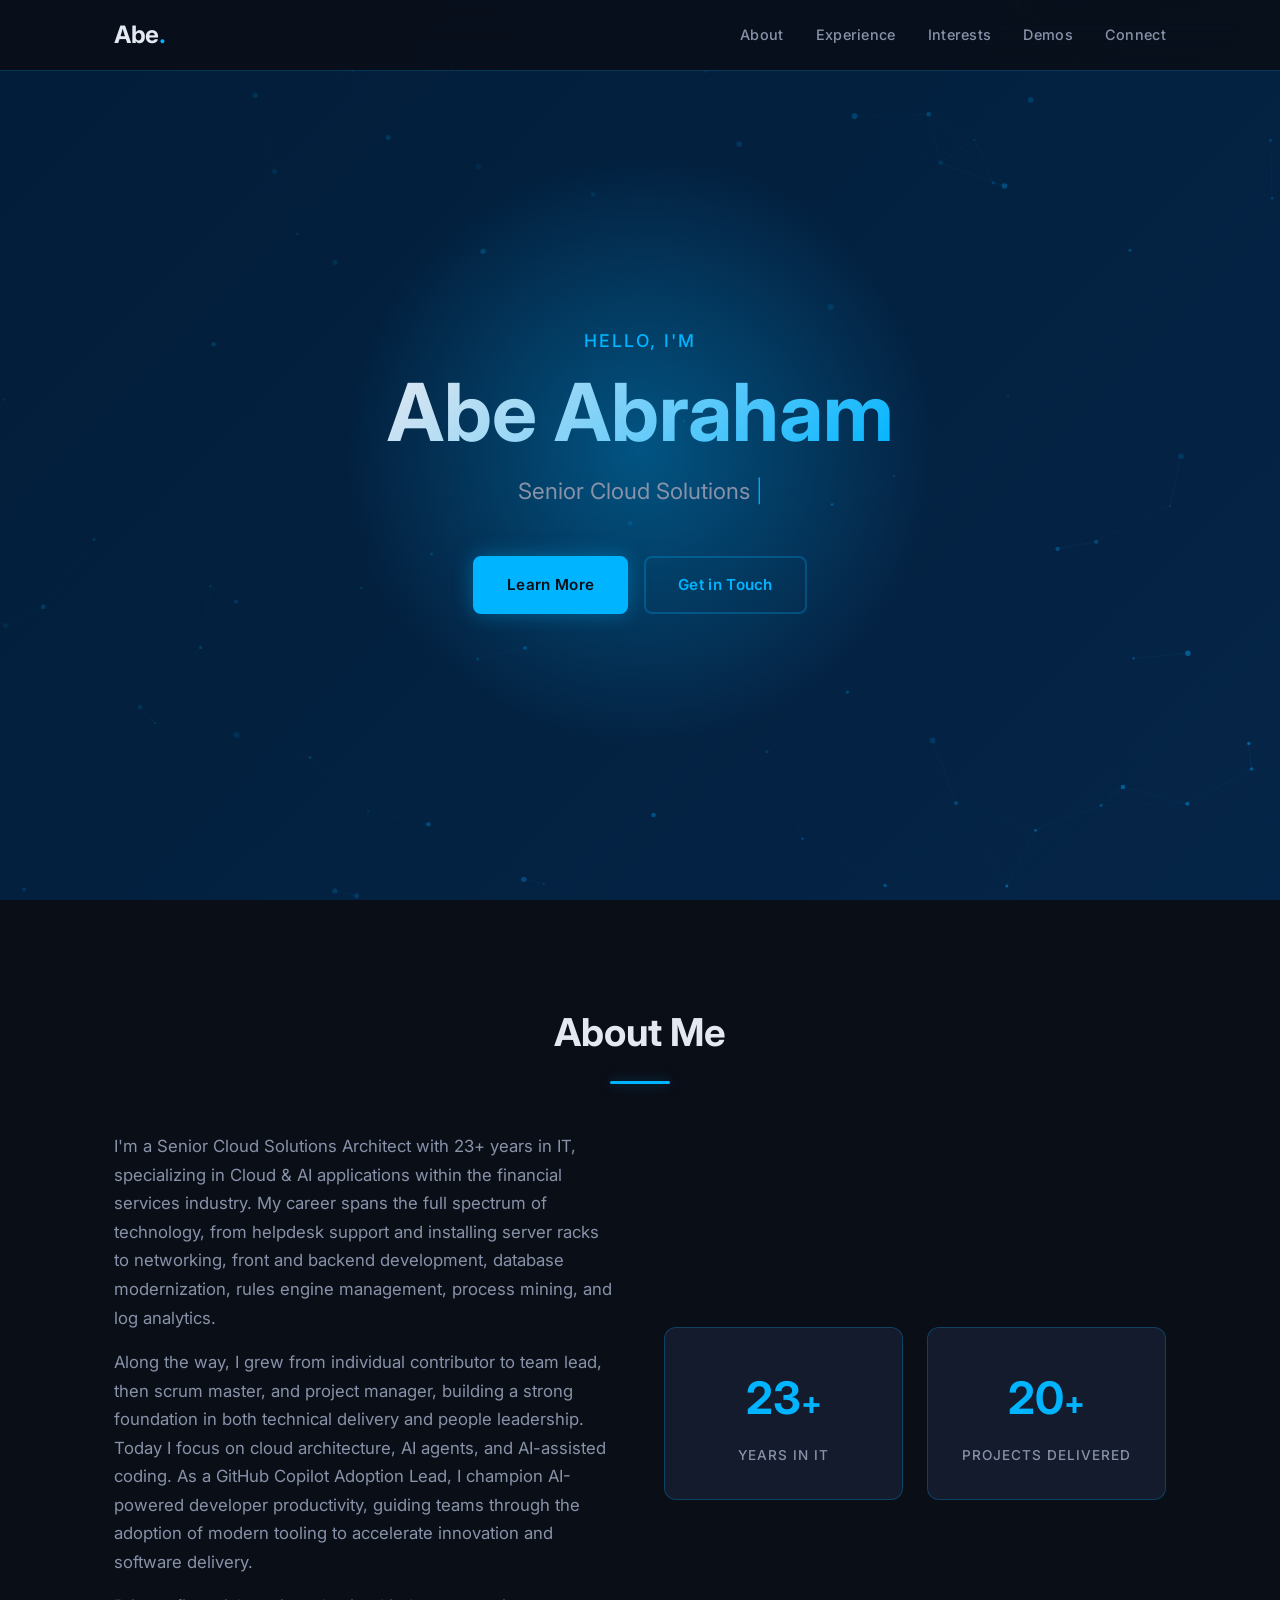
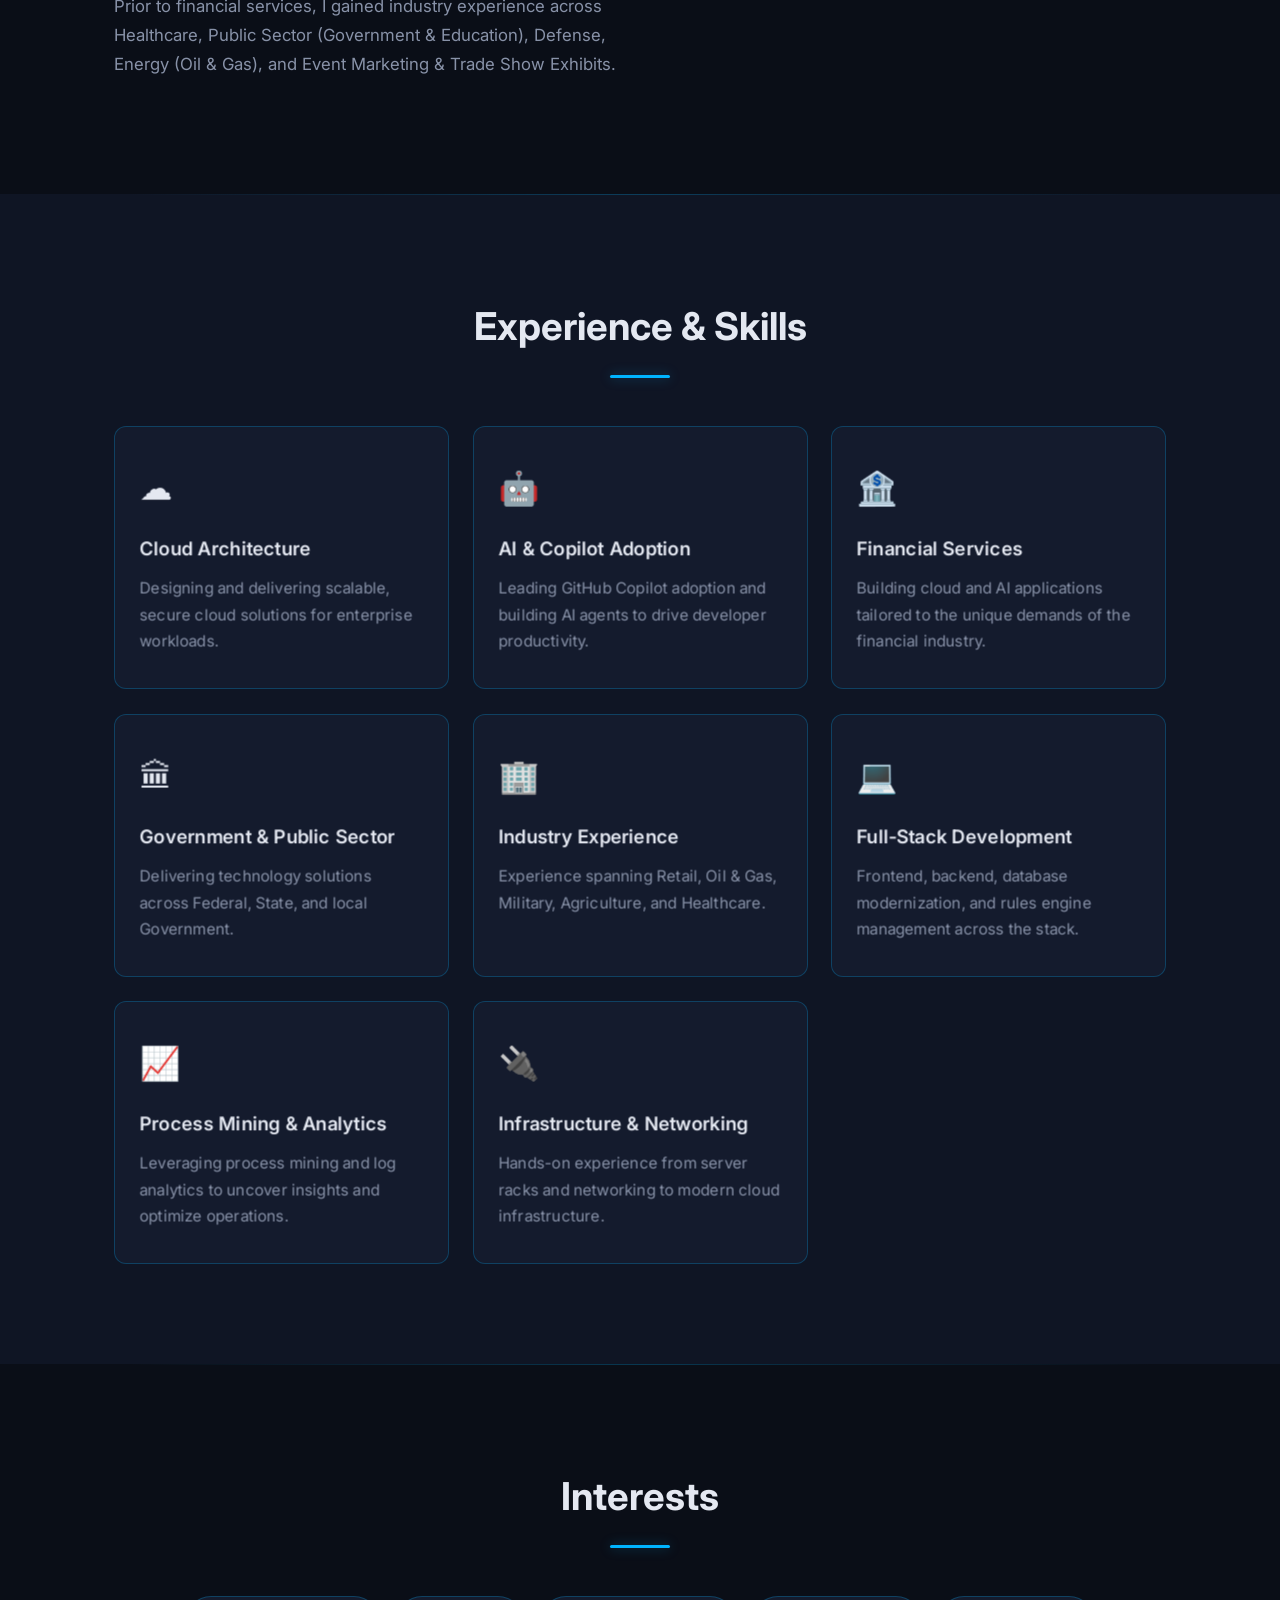
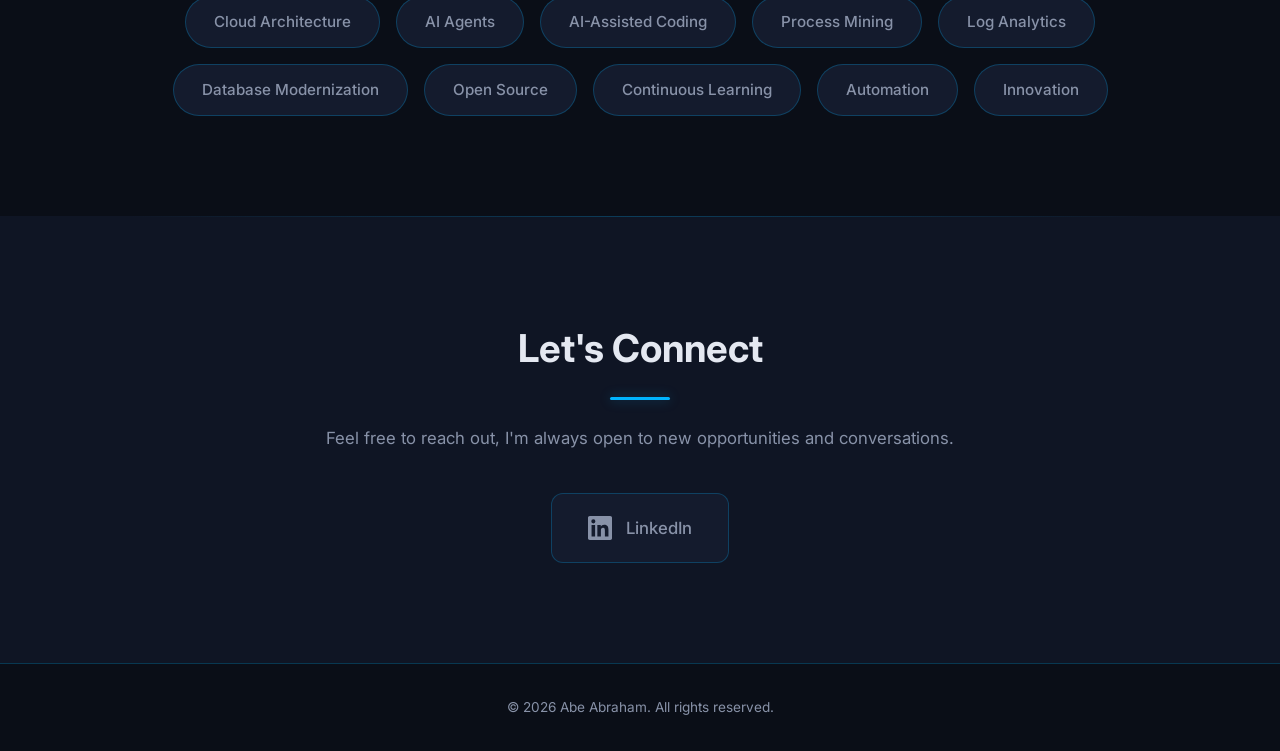
<file: index.html>
<!DOCTYPE html>
<html lang="en">
<head>
  <meta charset="UTF-8" />
  <meta name="viewport" content="width=device-width, initial-scale=1.0" />
  <meta name="description" content="Abe Abraham, Senior Cloud Solutions Architect specializing in Cloud & AI Apps, Financial Services, and GitHub Copilot Adoption." />
  <title>Abe Abraham</title>
  <link rel="stylesheet" href="style.css" />
  <link rel="preconnect" href="https://fonts.googleapis.com" />
  <link rel="preconnect" href="https://fonts.gstatic.com" crossorigin />
  <link href="https://fonts.googleapis.com/css2?family=Inter:wght@300;400;500;600;700&display=swap" rel="stylesheet" />
</head>
<body>

  <!-- ===== NAV ===== -->
  <nav class="navbar" id="navbar">
    <div class="nav-container">
      <a href="#" class="nav-logo">Abe<span class="accent">.</span></a>
      <button class="nav-toggle" id="navToggle" aria-label="Toggle navigation">
        <span></span><span></span><span></span>
      </button>
      <ul class="nav-links" id="navLinks">
        <li><a href="#about">About</a></li>
        <li><a href="#experience">Experience</a></li>
        <li><a href="#interests">Interests</a></li>
        <li><a href="demos.html">Demos</a></li>
        <li><a href="#connect">Connect</a></li>
      </ul>
    </div>
  </nav>

  <!-- ===== HERO ===== -->
  <header class="hero" id="hero">
    <canvas class="hero-particles" id="particleCanvas"></canvas>
    <div class="hero-gradient"></div>
    <div class="hero-content" data-parallax="0.3">
      <p class="hero-greeting">Hello, I'm</p>
      <h1 class="hero-name">Abe Abraham</h1>
      <p class="hero-tagline">
        <span class="typewriter" id="typewriter"></span><span class="typewriter-cursor">|</span>
      </p>
      <div class="hero-cta">
        <a href="#about" class="btn btn-primary">Learn More</a>
        <a href="#connect" class="btn btn-outline">Get in Touch</a>
      </div>
    </div>
    <div class="hero-glow"></div>
  </header>

  <!-- ===== ABOUT ===== -->
  <section class="section" id="about">
    <div class="container">
      <h2 class="section-title">About Me</h2>
      <div class="about-grid">
        <div class="about-text">
          <p>
            I'm a Senior Cloud Solutions Architect with 23+ years in IT, specializing
            in Cloud &amp; AI applications within the financial services industry. My career
            spans the full spectrum of technology, from helpdesk support and installing
            server racks to networking, front and backend development, database modernization,
            rules engine management, process mining, and log analytics.
          </p>
          <p>
            Along the way, I grew from individual contributor to team lead, then scrum master,
            and project manager, building a strong foundation in both technical delivery and
            people leadership. Today I focus on cloud architecture, AI agents, and AI-assisted
            coding. As a GitHub Copilot Adoption Lead, I champion AI-powered developer
            productivity, guiding teams through the adoption of modern tooling to accelerate
            innovation and software delivery.
          </p>
          <p>
            Prior to financial services, I gained industry experience across Healthcare,
            Public Sector (Government &amp; Education), Defense, Energy (Oil &amp; Gas),
            and Event Marketing &amp; Trade Show Exhibits.
          </p>
        </div>
        <div class="about-stats">
          <div class="stat-card">
            <span class="stat-number" data-target="23">0</span><span class="stat-plus">+</span>
            <span class="stat-label">Years in IT</span>
          </div>
          <div class="stat-card">
            <span class="stat-number" data-target="20">0</span><span class="stat-plus">+</span>
            <span class="stat-label">Projects Delivered</span>
          </div>
        </div>
      </div>
    </div>
  </section>

  <!-- ===== EXPERIENCE ===== -->
  <section class="section section-alt" id="experience">
    <div class="container">
      <h2 class="section-title">Experience &amp; Skills</h2>
      <div class="experience-grid">
        <div class="exp-card">
          <div class="exp-icon">&#9729;</div>
          <h3>Cloud Architecture</h3>
          <p>Designing and delivering scalable, secure cloud solutions for enterprise workloads.</p>
        </div>
        <div class="exp-card">
          <div class="exp-icon">&#129302;</div>
          <h3>AI &amp; Copilot Adoption</h3>
          <p>Leading GitHub Copilot adoption and building AI agents to drive developer productivity.</p>
        </div>
        <div class="exp-card">
          <div class="exp-icon">&#127974;</div>
          <h3>Financial Services</h3>
          <p>Building cloud and AI applications tailored to the unique demands of the financial industry.</p>
        </div>
        <div class="exp-card">
          <div class="exp-icon">&#127963;</div>
          <h3>Government &amp; Public Sector</h3>
          <p>Delivering technology solutions across Federal, State, and local Government.</p>
        </div>
        <div class="exp-card">
          <div class="exp-icon">&#127970;</div>
          <h3>Industry Experience</h3>
          <p>Experience spanning Retail, Oil &amp; Gas, Military, Agriculture, and Healthcare.</p>
        </div>
        <div class="exp-card">
          <div class="exp-icon">&#128187;</div>
          <h3>Full-Stack Development</h3>
          <p>Frontend, backend, database modernization, and rules engine management across the stack.</p>
        </div>
        <div class="exp-card">
          <div class="exp-icon">&#128200;</div>
          <h3>Process Mining &amp; Analytics</h3>
          <p>Leveraging process mining and log analytics to uncover insights and optimize operations.</p>
        </div>
        <div class="exp-card">
          <div class="exp-icon">&#128268;</div>
          <h3>Infrastructure &amp; Networking</h3>
          <p>Hands-on experience from server racks and networking to modern cloud infrastructure.</p>
        </div>
      </div>
    </div>
  </section>

  <!-- ===== INTERESTS ===== -->
  <section class="section" id="interests">
    <div class="container">
      <h2 class="section-title">Interests</h2>
      <div class="interests-grid">
        <div class="interest-tag">Cloud Architecture</div>
        <div class="interest-tag">AI Agents</div>
        <div class="interest-tag">AI-Assisted Coding</div>
        <div class="interest-tag">Process Mining</div>
        <div class="interest-tag">Log Analytics</div>
        <div class="interest-tag">Database Modernization</div>
        <div class="interest-tag">Open Source</div>
        <div class="interest-tag">Continuous Learning</div>
        <div class="interest-tag">Automation</div>
        <div class="interest-tag">Innovation</div>
      </div>
    </div>
  </section>

  <!-- ===== CONNECT ===== -->
  <section class="section section-alt" id="connect">
    <div class="container">
      <h2 class="section-title">Let's Connect</h2>
      <p class="connect-subtitle">Feel free to reach out, I'm always open to new opportunities and conversations.</p>
      <div class="connect-links">
        <a href="https://www.linkedin.com/in/abeyabraham/" target="_blank" rel="noopener noreferrer" class="connect-card">
          <svg class="connect-icon" viewBox="0 0 24 24" fill="currentColor"><path d="M20.447 20.452h-3.554v-5.569c0-1.328-.027-3.037-1.852-3.037-1.853 0-2.136 1.445-2.136 2.939v5.667H9.351V9h3.414v1.561h.046c.477-.9 1.637-1.85 3.37-1.85 3.601 0 4.267 2.37 4.267 5.455v6.286zM5.337 7.433a2.062 2.062 0 01-2.063-2.065 2.064 2.064 0 112.063 2.065zm1.782 13.019H3.555V9h3.564v11.452zM22.225 0H1.771C.792 0 0 .774 0 1.729v20.542C0 23.227.792 24 1.771 24h20.451C23.2 24 24 23.227 24 22.271V1.729C24 .774 23.2 0 22.222 0h.003z"/></svg>
          <span>LinkedIn</span>
        </a>
      </div>
    </div>
  </section>

  <!-- ===== FOOTER ===== -->
  <footer class="footer">
    <div class="container">
      <p>&copy; 2026 Abe Abraham. All rights reserved.</p>
    </div>
  </footer>

  <script src="script.js"></script>
</body>
</html>
</file>
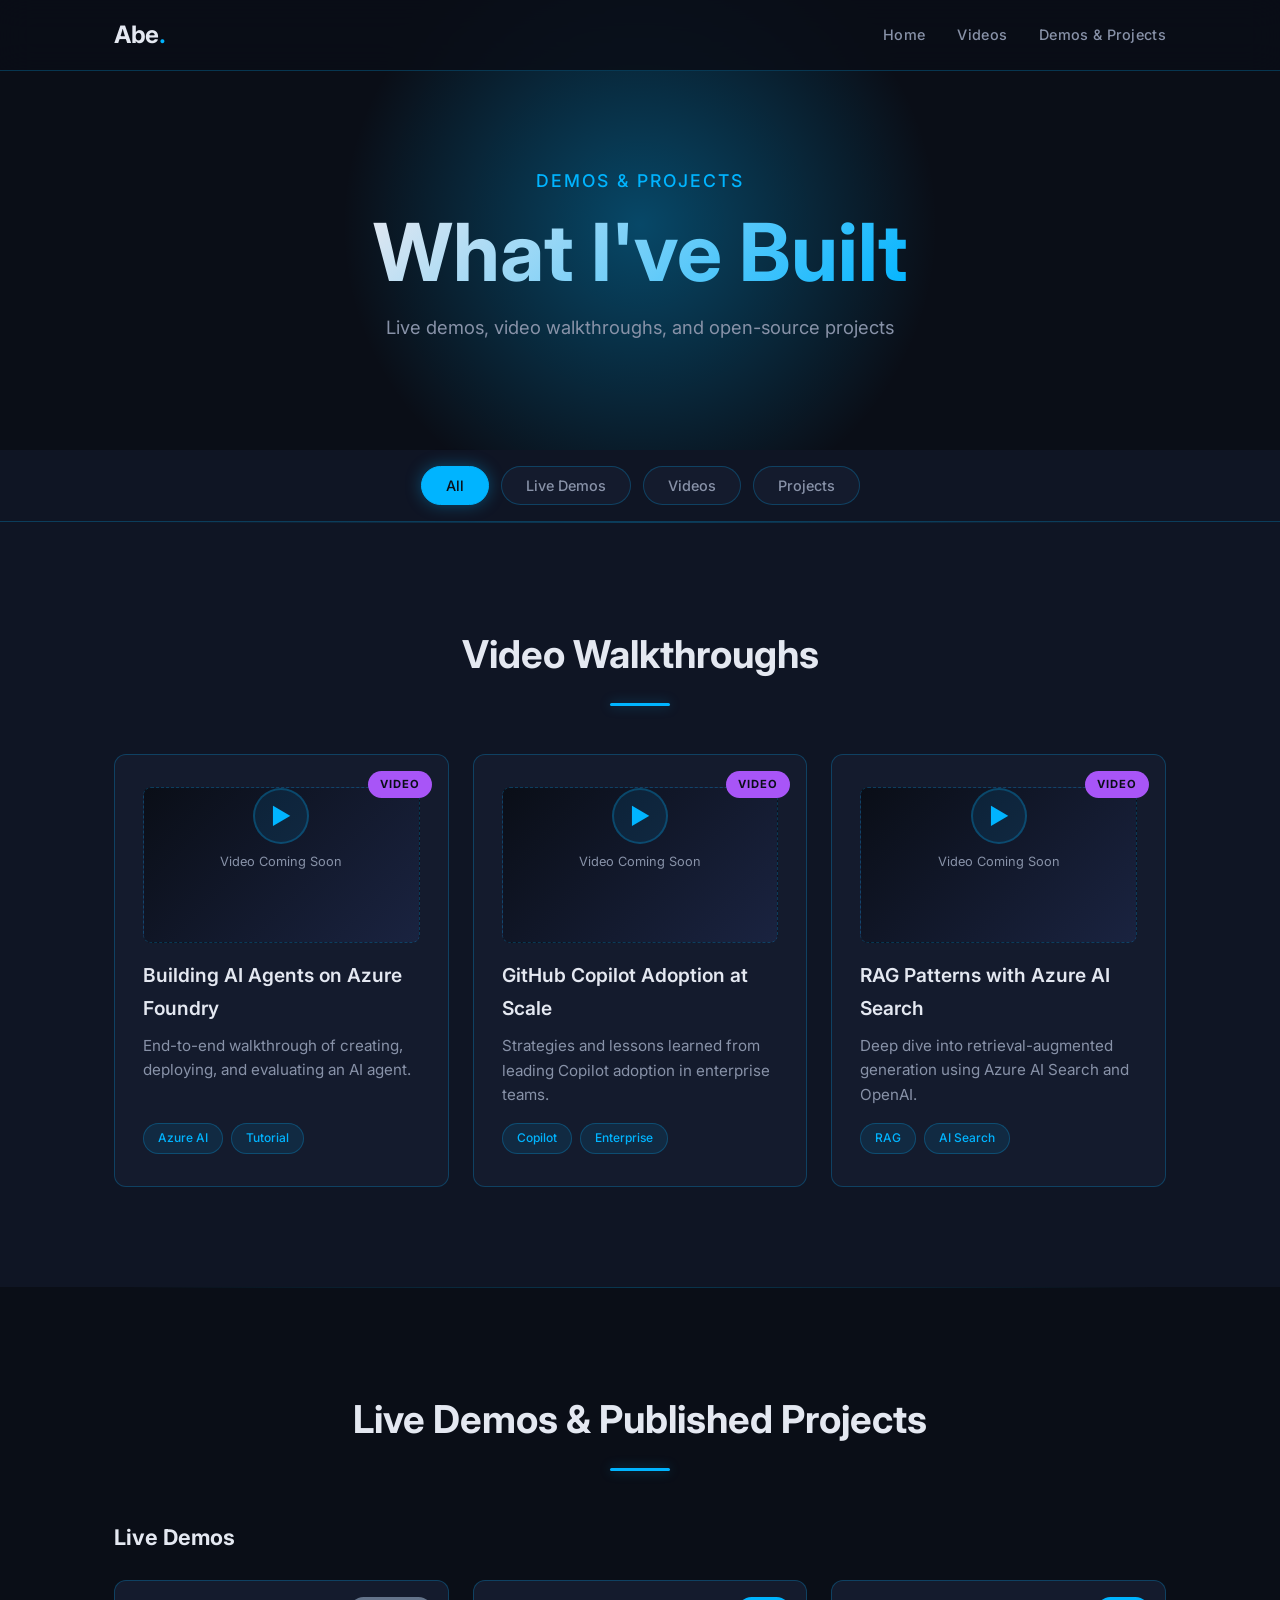
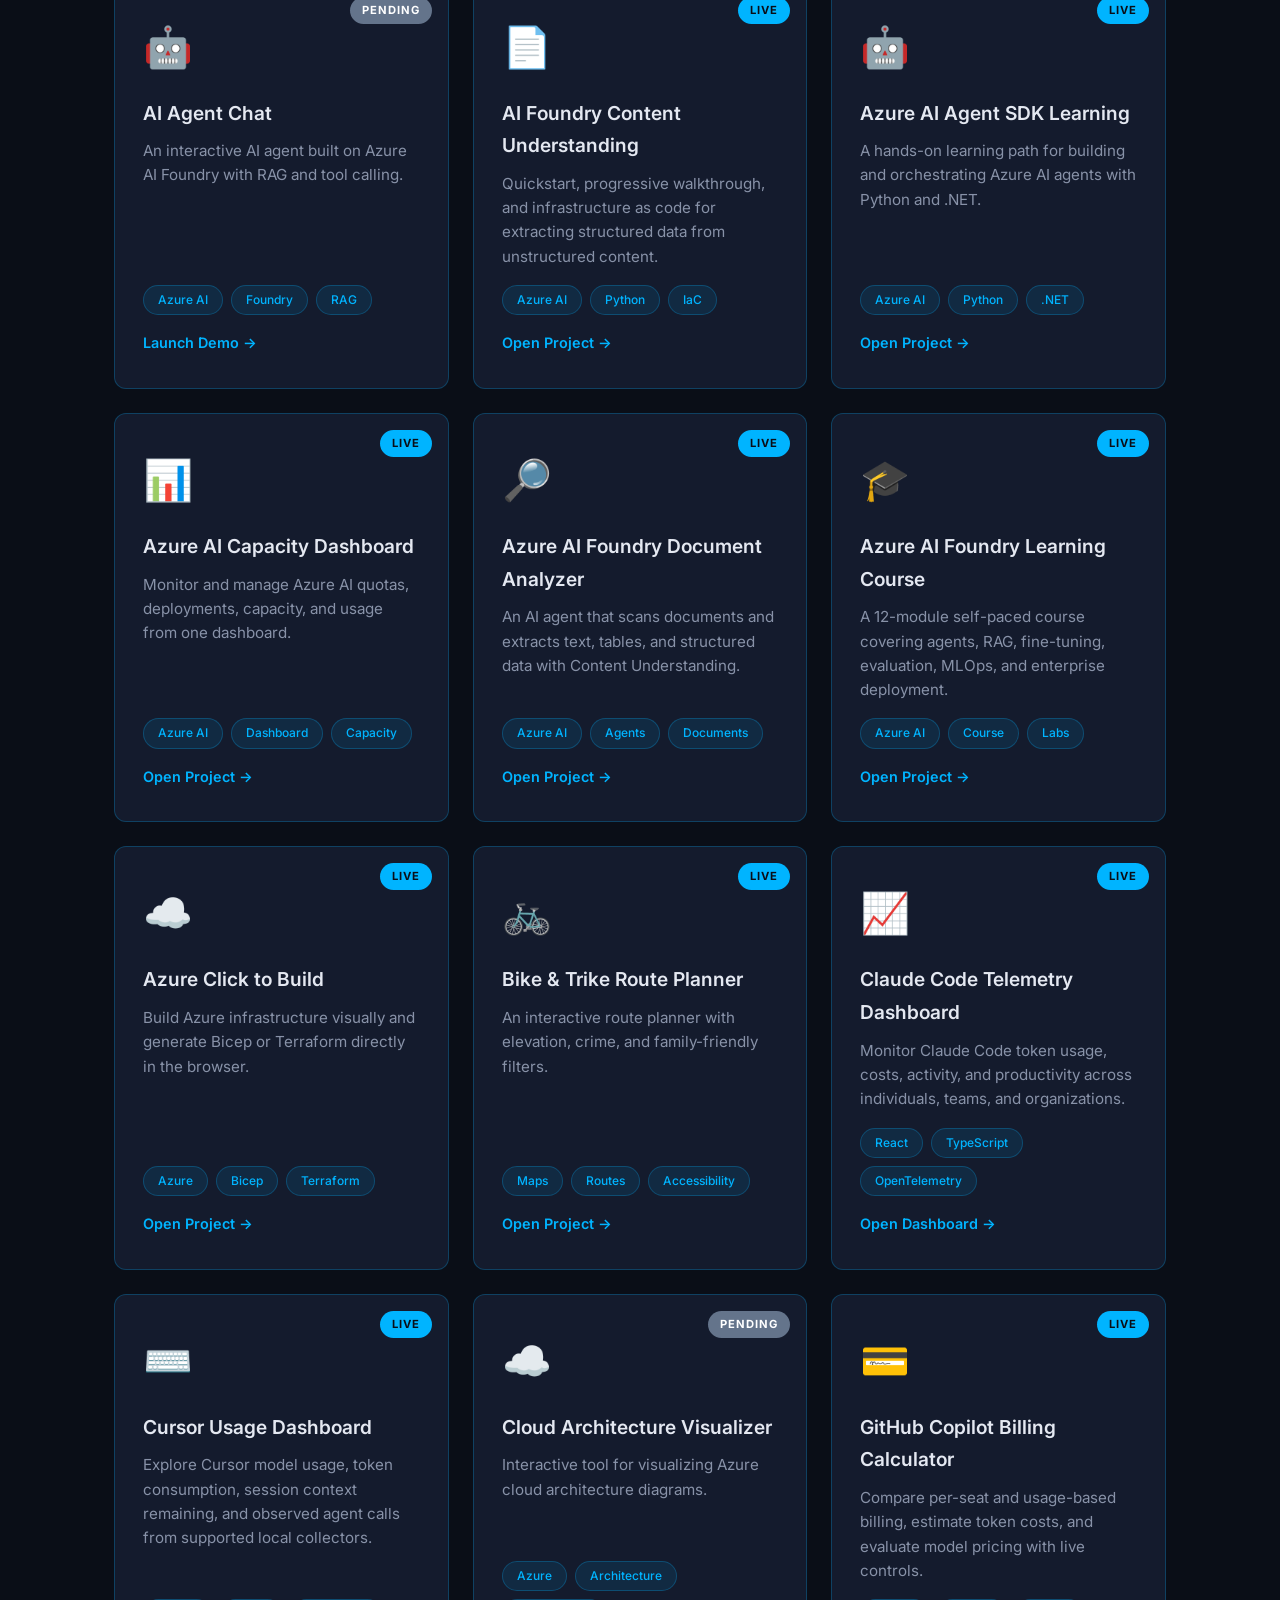
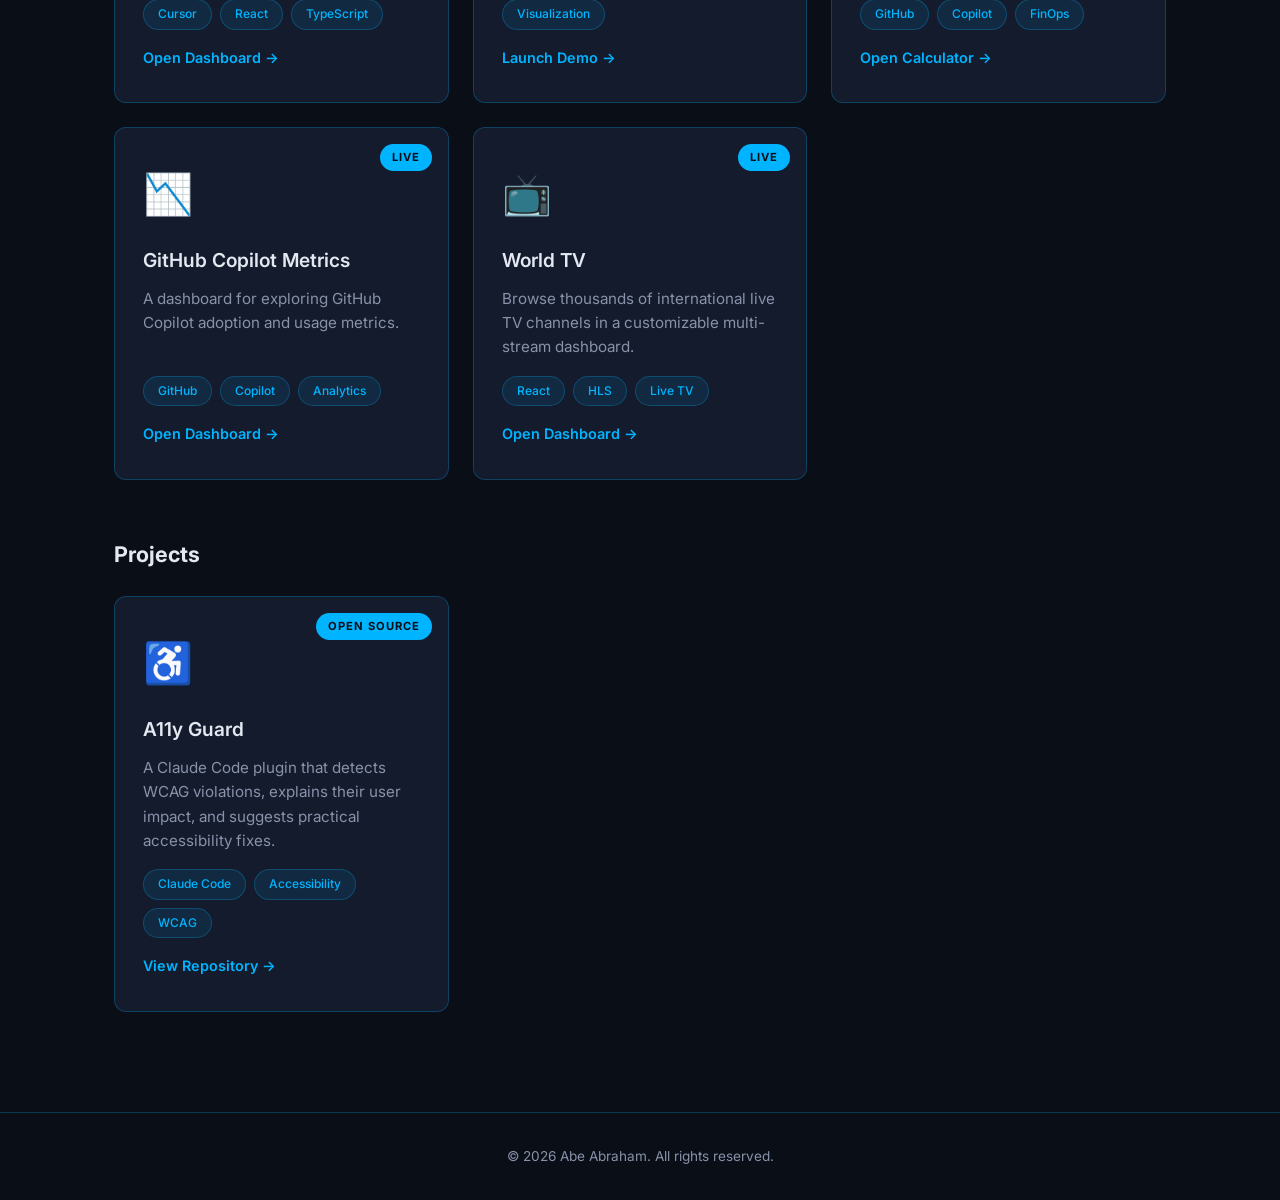
<file: demos.html>
<!DOCTYPE html>
<html lang="en">
<head>
  <meta charset="UTF-8" />
  <meta name="viewport" content="width=device-width, initial-scale=1.0" />
  <meta name="description" content="Demos & Projects by Abe Abraham, Senior Cloud Solutions Architect." />
  <title>Demos | Abe Abraham</title>
  <link rel="stylesheet" href="style.css" />
  <link rel="stylesheet" href="demos.css" />
  <link rel="preconnect" href="https://fonts.googleapis.com" />
  <link rel="preconnect" href="https://fonts.gstatic.com" crossorigin />
  <link href="https://fonts.googleapis.com/css2?family=Inter:wght@300;400;500;600;700&display=swap" rel="stylesheet" />
</head>
<body>

  <!-- ===== NAV ===== -->
  <nav class="navbar" id="navbar">
    <div class="nav-container">
      <a href="index.html" class="nav-logo">Abe<span class="accent">.</span></a>
      <button class="nav-toggle" id="navToggle" aria-label="Toggle navigation">
        <span></span><span></span><span></span>
      </button>
      <ul class="nav-links" id="navLinks">
        <li><a href="index.html">Home</a></li>
        <li><a href="#videos">Videos</a></li>
        <li><a href="#projects">Demos &amp; Projects</a></li>
      </ul>
    </div>
  </nav>

  <!-- ===== HERO ===== -->
  <header class="demos-hero">
    <div class="demos-hero-content">
      <p class="hero-greeting">DEMOS &amp; PROJECTS</p>
      <h1 class="hero-name">What I've Built</h1>
      <p class="demos-hero-subtitle">Live demos, video walkthroughs, and open-source projects</p>
    </div>
    <div class="hero-glow"></div>
  </header>

  <!-- ===== FILTER TABS ===== -->
  <section class="filter-bar">
    <div class="container">
      <div class="filter-tabs">
        <button class="filter-tab active" data-filter="all">All</button>
        <button class="filter-tab" data-filter="live">Live Demos</button>
        <button class="filter-tab" data-filter="video">Videos</button>
        <button class="filter-tab" data-filter="repo">Projects</button>
      </div>
    </div>
  </section>

  <!-- ===== VIDEO DEMOS ===== -->
  <section class="section section-alt" id="videos">
    <div class="container">
      <h2 class="section-title">Video Walkthroughs</h2>
      <div class="demos-grid">

        <div class="demo-card video-card" data-category="video">
          <div class="demo-card-badge video-badge">Video</div>
          <div class="video-embed">
            <!-- Replace src with your actual video embed URL -->
            <div class="video-placeholder">
              <div class="play-button">▶</div>
              <p>Video Coming Soon</p>
            </div>
          </div>
          <h3>Building AI Agents on Azure Foundry</h3>
          <p>End-to-end walkthrough of creating, deploying, and evaluating an AI agent.</p>
          <div class="demo-card-tags">
            <span>Azure AI</span><span>Tutorial</span>
          </div>
        </div>

        <div class="demo-card video-card" data-category="video">
          <div class="demo-card-badge video-badge">Video</div>
          <div class="video-embed">
            <div class="video-placeholder">
              <div class="play-button">▶</div>
              <p>Video Coming Soon</p>
            </div>
          </div>
          <h3>GitHub Copilot Adoption at Scale</h3>
          <p>Strategies and lessons learned from leading Copilot adoption in enterprise teams.</p>
          <div class="demo-card-tags">
            <span>Copilot</span><span>Enterprise</span>
          </div>
        </div>

        <div class="demo-card video-card" data-category="video">
          <div class="demo-card-badge video-badge">Video</div>
          <div class="video-embed">
            <div class="video-placeholder">
              <div class="play-button">▶</div>
              <p>Video Coming Soon</p>
            </div>
          </div>
          <h3>RAG Patterns with Azure AI Search</h3>
          <p>Deep dive into retrieval-augmented generation using Azure AI Search and OpenAI.</p>
          <div class="demo-card-tags">
            <span>RAG</span><span>AI Search</span>
          </div>
        </div>

      </div>
    </div>
  </section>

  <!-- ===== LIVE DEMOS & PROJECTS ===== -->
  <section class="section" id="projects">
    <div class="container">
      <h2 class="section-title">Live Demos &amp; Published Projects</h2>
      <div class="project-group">
        <h3 class="project-group-title">Live Demos</h3>
        <div class="demos-grid">

        <a href="#" class="demo-card repo-card" data-category="live" target="_blank" rel="noopener noreferrer">
          <div class="demo-card-badge pending-badge">Pending</div>
          <div class="demo-card-icon">🤖</div>
          <h3>AI Agent Chat</h3>
          <p>An interactive AI agent built on Azure AI Foundry with RAG and tool calling.</p>
          <div class="demo-card-tags">
            <span>Azure AI</span><span>Foundry</span><span>RAG</span>
          </div>
          <span class="demo-card-link">Launch Demo →</span>
        </a>

        <a href="https://ab3y.github.io/AIFondry-ContentUnderstanding/" class="demo-card repo-card" data-category="live" target="_blank" rel="noopener noreferrer">
          <div class="demo-card-badge">Live</div>
          <div class="demo-card-icon">📄</div>
          <h3>AI Foundry Content Understanding</h3>
          <p>Quickstart, progressive walkthrough, and infrastructure as code for extracting structured data from unstructured content.</p>
          <div class="demo-card-tags">
            <span>Azure AI</span><span>Python</span><span>IaC</span>
          </div>
          <span class="demo-card-link">Open Project →</span>
        </a>

        <a href="https://ab3y.github.io/azure-ai-agent-sdk-learning/" class="demo-card repo-card" data-category="live" target="_blank" rel="noopener noreferrer">
          <div class="demo-card-badge">Live</div>
          <div class="demo-card-icon">🤖</div>
          <h3>Azure AI Agent SDK Learning</h3>
          <p>A hands-on learning path for building and orchestrating Azure AI agents with Python and .NET.</p>
          <div class="demo-card-tags">
            <span>Azure AI</span><span>Python</span><span>.NET</span>
          </div>
          <span class="demo-card-link">Open Project →</span>
        </a>

        <a href="https://ab3y.github.io/azure-ai-capacity/" class="demo-card repo-card" data-category="live" target="_blank" rel="noopener noreferrer">
          <div class="demo-card-badge">Live</div>
          <div class="demo-card-icon">📊</div>
          <h3>Azure AI Capacity Dashboard</h3>
          <p>Monitor and manage Azure AI quotas, deployments, capacity, and usage from one dashboard.</p>
          <div class="demo-card-tags">
            <span>Azure AI</span><span>Dashboard</span><span>Capacity</span>
          </div>
          <span class="demo-card-link">Open Project →</span>
        </a>

        <a href="https://ab3y.github.io/azure-ai-foundry-agent/" class="demo-card repo-card" data-category="live" target="_blank" rel="noopener noreferrer">
          <div class="demo-card-badge">Live</div>
          <div class="demo-card-icon">🔎</div>
          <h3>Azure AI Foundry Document Analyzer</h3>
          <p>An AI agent that scans documents and extracts text, tables, and structured data with Content Understanding.</p>
          <div class="demo-card-tags">
            <span>Azure AI</span><span>Agents</span><span>Documents</span>
          </div>
          <span class="demo-card-link">Open Project →</span>
        </a>

        <a href="https://ab3y.github.io/Azure-AI_Foundry/" class="demo-card repo-card" data-category="live" target="_blank" rel="noopener noreferrer">
          <div class="demo-card-badge">Live</div>
          <div class="demo-card-icon">🎓</div>
          <h3>Azure AI Foundry Learning Course</h3>
          <p>A 12-module self-paced course covering agents, RAG, fine-tuning, evaluation, MLOps, and enterprise deployment.</p>
          <div class="demo-card-tags">
            <span>Azure AI</span><span>Course</span><span>Labs</span>
          </div>
          <span class="demo-card-link">Open Project →</span>
        </a>

        <a href="https://ab3y.github.io/azure-click-to-build/" class="demo-card repo-card" data-category="live" target="_blank" rel="noopener noreferrer">
          <div class="demo-card-badge">Live</div>
          <div class="demo-card-icon">☁️</div>
          <h3>Azure Click to Build</h3>
          <p>Build Azure infrastructure visually and generate Bicep or Terraform directly in the browser.</p>
          <div class="demo-card-tags">
            <span>Azure</span><span>Bicep</span><span>Terraform</span>
          </div>
          <span class="demo-card-link">Open Project →</span>
        </a>

        <a href="https://ab3y.github.io/bike-and-trike/" class="demo-card repo-card" data-category="live" target="_blank" rel="noopener noreferrer">
          <div class="demo-card-badge">Live</div>
          <div class="demo-card-icon">🚲</div>
          <h3>Bike &amp; Trike Route Planner</h3>
          <p>An interactive route planner with elevation, crime, and family-friendly filters.</p>
          <div class="demo-card-tags">
            <span>Maps</span><span>Routes</span><span>Accessibility</span>
          </div>
          <span class="demo-card-link">Open Project →</span>
        </a>

        <a href="https://ab3y.github.io/CC-Telemetry/" class="demo-card repo-card" data-category="live" target="_blank" rel="noopener noreferrer">
          <div class="demo-card-badge">Live</div>
          <div class="demo-card-icon">📈</div>
          <h3>Claude Code Telemetry Dashboard</h3>
          <p>Monitor Claude Code token usage, costs, activity, and productivity across individuals, teams, and organizations.</p>
          <div class="demo-card-tags">
            <span>React</span><span>TypeScript</span><span>OpenTelemetry</span>
          </div>
          <span class="demo-card-link">Open Dashboard →</span>
        </a>

        <a href="https://ab3y.github.io/cursor-usage-dashboard/" class="demo-card repo-card" data-category="live" target="_blank" rel="noopener noreferrer">
          <div class="demo-card-badge">Live</div>
          <div class="demo-card-icon">⌨️</div>
          <h3>Cursor Usage Dashboard</h3>
          <p>Explore Cursor model usage, token consumption, session context remaining, and observed agent calls from supported local collectors.</p>
          <div class="demo-card-tags">
            <span>Cursor</span><span>React</span><span>TypeScript</span>
          </div>
          <span class="demo-card-link">Open Dashboard →</span>
        </a>

        <a href="#" class="demo-card repo-card" data-category="live" target="_blank" rel="noopener noreferrer">
          <div class="demo-card-badge pending-badge">Pending</div>
          <div class="demo-card-icon">☁️</div>
          <h3>Cloud Architecture Visualizer</h3>
          <p>Interactive tool for visualizing Azure cloud architecture diagrams.</p>
          <div class="demo-card-tags">
            <span>Azure</span><span>Architecture</span><span>Visualization</span>
          </div>
          <span class="demo-card-link">Launch Demo →</span>
        </a>

        <a href="https://ab3y.github.io/GHCPTBB/" class="demo-card repo-card" data-category="live" target="_blank" rel="noopener noreferrer">
          <div class="demo-card-badge">Live</div>
          <div class="demo-card-icon">💳</div>
          <h3>GitHub Copilot Billing Calculator</h3>
          <p>Compare per-seat and usage-based billing, estimate token costs, and evaluate model pricing with live controls.</p>
          <div class="demo-card-tags">
            <span>GitHub</span><span>Copilot</span><span>FinOps</span>
          </div>
          <span class="demo-card-link">Open Calculator →</span>
        </a>

        <a href="https://ab3y.github.io/GHCP_Metrics/" class="demo-card repo-card" data-category="live" target="_blank" rel="noopener noreferrer">
          <div class="demo-card-badge">Live</div>
          <div class="demo-card-icon">📉</div>
          <h3>GitHub Copilot Metrics</h3>
          <p>A dashboard for exploring GitHub Copilot adoption and usage metrics.</p>
          <div class="demo-card-tags">
            <span>GitHub</span><span>Copilot</span><span>Analytics</span>
          </div>
          <span class="demo-card-link">Open Dashboard →</span>
        </a>

        <a href="https://ab3y.github.io/feed-wall/" class="demo-card repo-card" data-category="live" target="_blank" rel="noopener noreferrer">
          <div class="demo-card-badge">Live</div>
          <div class="demo-card-icon">📺</div>
          <h3>World TV</h3>
          <p>Browse thousands of international live TV channels in a customizable multi-stream dashboard.</p>
          <div class="demo-card-tags">
            <span>React</span><span>HLS</span><span>Live TV</span>
          </div>
          <span class="demo-card-link">Open Dashboard →</span>
        </a>

        </div>
      </div>

      <div class="project-group">
        <h3 class="project-group-title">Projects</h3>
        <div class="demos-grid">

          <a href="https://github.com/Ab3y/a11y-guard" class="demo-card repo-card" data-category="repo" target="_blank" rel="noopener noreferrer">
            <div class="demo-card-badge">Open Source</div>
            <div class="demo-card-icon">♿</div>
            <h3>A11y Guard</h3>
            <p>A Claude Code plugin that detects WCAG violations, explains their user impact, and suggests practical accessibility fixes.</p>
            <div class="demo-card-tags">
              <span>Claude Code</span><span>Accessibility</span><span>WCAG</span>
            </div>
            <span class="demo-card-link">View Repository →</span>
          </a>

        </div>
      </div>
    </div>
  </section>

  <!-- ===== FOOTER ===== -->
  <footer class="footer">
    <div class="container">
      <p>&copy; 2026 Abe Abraham. All rights reserved.</p>
    </div>
  </footer>

  <script src="demos.js"></script>
</body>
</html>
</file>
<file: style.css>
/* ============================
   VARIABLES & RESET
   ============================ */
:root {
  --bg-primary: #0a0e17;
  --bg-secondary: #0f1524;
  --bg-card: #141b2d;
  --bg-card-hover: #1a2340;
  --text-primary: #e4e8f1;
  --text-secondary: #8892a8;
  --accent: #00b4ff;
  --accent-glow: rgba(0, 180, 255, 0.35);
  --accent-dim: rgba(0, 180, 255, 0.10);
  --accent-border: rgba(0, 180, 255, 0.25);
  --font: 'Inter', -apple-system, BlinkMacSystemFont, 'Segoe UI', sans-serif;
  --radius: 12px;
  --transition: 0.3s ease;
  --max-width: 1100px;
}

*,
*::before,
*::after {
  margin: 0;
  padding: 0;
  box-sizing: border-box;
}

html {
  scroll-behavior: smooth;
  scroll-padding-top: 80px;
}

body {
  font-family: var(--font);
  background: var(--bg-primary);
  color: var(--text-primary);
  line-height: 1.7;
  -webkit-font-smoothing: antialiased;
}

a {
  color: var(--accent);
  text-decoration: none;
  transition: color var(--transition);
}

a:hover {
  color: #33c5ff;
}

img {
  max-width: 100%;
  display: block;
}

.container {
  max-width: var(--max-width);
  margin: 0 auto;
  padding: 0 24px;
}

/* ============================
   NAVBAR
   ============================ */
.navbar {
  position: fixed;
  top: 0;
  left: 0;
  width: 100%;
  z-index: 1000;
  background: rgba(10, 14, 23, 0.85);
  backdrop-filter: blur(16px);
  -webkit-backdrop-filter: blur(16px);
  border-bottom: 1px solid var(--accent-border);
  transition: background var(--transition);
}

.nav-container {
  max-width: var(--max-width);
  margin: 0 auto;
  padding: 0 24px;
  display: flex;
  align-items: center;
  justify-content: space-between;
  height: 70px;
}

.nav-logo {
  font-size: 1.5rem;
  font-weight: 700;
  color: var(--text-primary);
  letter-spacing: -0.5px;
}

.nav-logo .accent {
  color: var(--accent);
}

.nav-links {
  display: flex;
  gap: 32px;
  list-style: none;
}

.nav-links a {
  color: var(--text-secondary);
  font-size: 0.9rem;
  font-weight: 500;
  letter-spacing: 0.3px;
  transition: color var(--transition);
  position: relative;
}

.nav-links a::after {
  content: '';
  position: absolute;
  bottom: -4px;
  left: 0;
  width: 0;
  height: 2px;
  background: var(--accent);
  border-radius: 1px;
  transition: width var(--transition);
}

.nav-links a:hover,
.nav-links a.active {
  color: var(--text-primary);
}

.nav-links a:hover::after,
.nav-links a.active::after {
  width: 100%;
}

/* Hamburger */
.nav-toggle {
  display: none;
  background: none;
  border: none;
  cursor: pointer;
  flex-direction: column;
  gap: 5px;
  padding: 4px;
}

.nav-toggle span {
  width: 24px;
  height: 2px;
  background: var(--text-primary);
  border-radius: 2px;
  transition: var(--transition);
}

/* ============================
   HERO
   ============================ */
.hero {
  min-height: 100vh;
  display: flex;
  align-items: center;
  justify-content: center;
  text-align: center;
  position: relative;
  overflow: hidden;
  padding: 120px 24px 80px;
}

.hero-particles {
  position: absolute;
  top: 0;
  left: 0;
  width: 100%;
  height: 100%;
  z-index: 0;
  pointer-events: none;
}

.hero-gradient {
  position: absolute;
  top: 0;
  left: 0;
  width: 100%;
  height: 100%;
  background: linear-gradient(135deg,
    rgba(0, 30, 60, 0.9) 0%,
    rgba(0, 60, 120, 0.5) 25%,
    rgba(0, 180, 255, 0.15) 50%,
    rgba(10, 14, 23, 0.8) 75%,
    rgba(10, 14, 23, 1) 100%);
  background-size: 400% 400%;
  animation: gradient-shift 15s ease infinite;
  z-index: 0;
  pointer-events: none;
}

@keyframes gradient-shift {
  0%   { background-position: 0% 50%; }
  50%  { background-position: 100% 50%; }
  100% { background-position: 0% 50%; }
}

.hero-content {
  position: relative;
  z-index: 1;
}

.hero-greeting {
  font-size: 1.1rem;
  color: var(--accent);
  font-weight: 500;
  margin-bottom: 12px;
  letter-spacing: 2px;
  text-transform: uppercase;
}

.hero-name {
  font-size: clamp(2.5rem, 7vw, 5rem);
  font-weight: 700;
  line-height: 1.1;
  margin-bottom: 16px;
  background: linear-gradient(135deg, var(--text-primary) 0%, var(--accent) 100%);
  -webkit-background-clip: text;
  -webkit-text-fill-color: transparent;
  background-clip: text;
}

.hero-tagline {
  font-size: clamp(1.1rem, 2.5vw, 1.4rem);
  color: var(--text-secondary);
  margin-bottom: 40px;
  font-weight: 400;
  min-height: 2em;
}

.typewriter-cursor {
  color: var(--accent);
  font-weight: 300;
  animation: blink-cursor 0.8s step-end infinite;
}

@keyframes blink-cursor {
  0%, 100% { opacity: 1; }
  50% { opacity: 0; }
}

.hero-cta {
  display: flex;
  gap: 16px;
  justify-content: center;
  flex-wrap: wrap;
}

/* Ambient glow */
.hero-glow {
  position: absolute;
  width: 600px;
  height: 600px;
  border-radius: 50%;
  background: radial-gradient(circle, var(--accent-glow) 0%, transparent 70%);
  top: 50%;
  left: 50%;
  transform: translate(-50%, -50%);
  pointer-events: none;
  animation: pulse-glow 6s ease-in-out infinite;
}

@keyframes pulse-glow {
  0%, 100% { opacity: 0.4; transform: translate(-50%, -50%) scale(1); }
  50% { opacity: 0.7; transform: translate(-50%, -50%) scale(1.1); }
}

/* ============================
   BUTTONS
   ============================ */
.btn {
  display: inline-block;
  padding: 14px 32px;
  border-radius: 8px;
  font-size: 0.95rem;
  font-weight: 600;
  cursor: pointer;
  transition: all var(--transition);
  letter-spacing: 0.3px;
}

.btn-primary {
  background: var(--accent);
  color: var(--bg-primary);
  border: 2px solid var(--accent);
  box-shadow: 0 0 20px var(--accent-glow);
}

.btn-primary:hover {
  background: #33c5ff;
  border-color: #33c5ff;
  color: var(--bg-primary);
  box-shadow: 0 0 30px var(--accent-glow);
  transform: translateY(-2px);
}

.btn-outline {
  background: transparent;
  color: var(--accent);
  border: 2px solid var(--accent-border);
}

.btn-outline:hover {
  border-color: var(--accent);
  background: var(--accent-dim);
  color: var(--accent);
  transform: translateY(-2px);
}

/* ============================
   SECTIONS
   ============================ */
.section {
  padding: 100px 0;
  position: relative;
}

.section-alt {
  background: var(--bg-secondary);
}

/* Parallax section separators */
.section::before {
  content: '';
  position: absolute;
  top: 0;
  left: 50%;
  transform: translateX(-50%);
  width: 80%;
  height: 1px;
  background: linear-gradient(90deg, transparent 0%, var(--accent-border) 50%, transparent 100%);
}

.section:first-of-type::before {
  display: none;
}

.section-title {
  font-size: clamp(1.8rem, 3.5vw, 2.4rem);
  font-weight: 700;
  margin-bottom: 48px;
  text-align: center;
  position: relative;
}

.section-title::after {
  content: '';
  display: block;
  width: 60px;
  height: 3px;
  background: var(--accent);
  margin: 16px auto 0;
  border-radius: 2px;
  box-shadow: 0 0 12px var(--accent-glow);
}

/* ============================
   ABOUT
   ============================ */
.about-grid {
  display: grid;
  grid-template-columns: 1fr 1fr;
  gap: 48px;
  align-items: center;
}

.about-text p {
  color: var(--text-secondary);
  font-size: 1.05rem;
  margin-bottom: 16px;
}

.about-stats {
  display: flex;
  gap: 24px;
}

.stat-card {
  flex: 1;
  background: var(--bg-card);
  border: 1px solid var(--accent-border);
  border-radius: var(--radius);
  padding: 32px 24px;
  text-align: center;
  transition: all var(--transition);
}

.stat-card:hover {
  background: var(--bg-card-hover);
  border-color: var(--accent);
  box-shadow: 0 0 24px var(--accent-glow);
  transform: translateY(-4px);
}

.stat-number {
  font-size: 2.8rem;
  font-weight: 700;
  color: var(--accent);
  display: inline;
}

.stat-plus {
  font-size: 2rem;
  font-weight: 700;
  color: var(--accent);
}

.stat-label {
  display: block;
  margin-top: 8px;
  font-size: 0.85rem;
  color: var(--text-secondary);
  font-weight: 500;
  text-transform: uppercase;
  letter-spacing: 1px;
}

/* ============================
   EXPERIENCE
   ============================ */
.experience-grid {
  display: grid;
  grid-template-columns: repeat(3, 1fr);
  gap: 24px;
}

.exp-card {
  background: var(--bg-card);
  border: 1px solid var(--accent-border);
  border-radius: var(--radius);
  padding: 36px 28px;
  transition: all var(--transition);
  transform-style: preserve-3d;
  perspective: 800px;
  will-change: transform;
}

.exp-card:hover {
  background: var(--bg-card-hover);
  border-color: var(--accent);
  box-shadow: 0 0 24px var(--accent-glow);
}

.exp-card .exp-icon,
.exp-card h3,
.exp-card p {
  transform: translateZ(20px);
}

.exp-icon {
  font-size: 2rem;
  margin-bottom: 16px;
}

.exp-card h3 {
  font-size: 1.15rem;
  font-weight: 600;
  margin-bottom: 10px;
  color: var(--text-primary);
}

.exp-card p {
  color: var(--text-secondary);
  font-size: 0.95rem;
}

/* ============================
   INTERESTS
   ============================ */
.interests-grid {
  display: flex;
  flex-wrap: wrap;
  gap: 16px;
  justify-content: center;
}

.interest-tag {
  background: var(--bg-card);
  border: 1px solid var(--accent-border);
  border-radius: 50px;
  padding: 12px 28px;
  font-size: 0.95rem;
  font-weight: 500;
  color: var(--text-secondary);
  transition: all var(--transition);
  cursor: default;
}

.interest-tag:hover {
  background: var(--accent-dim);
  border-color: var(--accent);
  color: var(--accent);
  box-shadow: 0 0 16px var(--accent-glow);
  transform: translateY(-2px);
}

/* ============================
   CONNECT
   ============================ */
.connect-subtitle {
  text-align: center;
  color: var(--text-secondary);
  font-size: 1.05rem;
  margin-bottom: 40px;
  margin-top: -24px;
}

.connect-links {
  display: flex;
  gap: 24px;
  justify-content: center;
  flex-wrap: wrap;
}

.connect-card {
  display: flex;
  align-items: center;
  gap: 14px;
  background: var(--bg-card);
  border: 1px solid var(--accent-border);
  border-radius: var(--radius);
  padding: 20px 36px;
  font-size: 1.05rem;
  font-weight: 500;
  color: var(--text-secondary);
  transition: all var(--transition);
}

.connect-card:hover {
  background: var(--bg-card-hover);
  border-color: var(--accent);
  color: var(--accent);
  box-shadow: 0 0 24px var(--accent-glow);
  transform: translateY(-4px);
}

.connect-icon {
  width: 24px;
  height: 24px;
  flex-shrink: 0;
}

/* ============================
   FOOTER
   ============================ */
.footer {
  padding: 32px 0;
  text-align: center;
  border-top: 1px solid var(--accent-border);
  color: var(--text-secondary);
  font-size: 0.85rem;
}

/* ============================
   ANIMATIONS (scroll-in)
   ============================ */
.fade-in {
  opacity: 0;
  transform: translateY(30px);
  transition: opacity 0.6s ease, transform 0.6s ease;
}

.fade-in.visible {
  opacity: 1;
  transform: translateY(0);
}

/* Staggered animation delays for child elements */
.stagger-1 { transition-delay: 0.05s !important; }
.stagger-2 { transition-delay: 0.10s !important; }
.stagger-3 { transition-delay: 0.15s !important; }
.stagger-4 { transition-delay: 0.20s !important; }
.stagger-5 { transition-delay: 0.25s !important; }
.stagger-6 { transition-delay: 0.30s !important; }
.stagger-7 { transition-delay: 0.35s !important; }
.stagger-8 { transition-delay: 0.40s !important; }
.stagger-9 { transition-delay: 0.45s !important; }
.stagger-10 { transition-delay: 0.50s !important; }

/* Slide-in variants */
.fade-in-left {
  opacity: 0;
  transform: translateX(-40px);
  transition: opacity 0.6s ease, transform 0.6s ease;
}

.fade-in-right {
  opacity: 0;
  transform: translateX(40px);
  transition: opacity 0.6s ease, transform 0.6s ease;
}

.fade-in-scale {
  opacity: 0;
  transform: scale(0.9);
  transition: opacity 0.6s ease, transform 0.6s ease;
}

.fade-in-left.visible,
.fade-in-right.visible,
.fade-in-scale.visible {
  opacity: 1;
  transform: translate(0) scale(1);
}

/* 3D tilt card glow effect */
.tilt-card {
  transition: transform 0.15s ease, box-shadow 0.3s ease;
}

.tilt-card:hover {
  box-shadow: 0 20px 40px rgba(0, 0, 0, 0.3), 0 0 30px var(--accent-glow);
}

/* Hero entrance animations */
.hero-content .hero-greeting {
  animation: hero-fade-in 0.8s ease 0.2s both;
}

.hero-content .hero-name {
  animation: hero-fade-in 0.8s ease 0.5s both;
}

.hero-content .hero-tagline {
  animation: hero-fade-in 0.8s ease 0.8s both;
}

.hero-content .hero-cta {
  animation: hero-fade-in 0.8s ease 1.1s both;
}

@keyframes hero-fade-in {
  from {
    opacity: 0;
    transform: translateY(20px);
  }
  to {
    opacity: 1;
    transform: translateY(0);
  }
}

/* ============================
   RESPONSIVE
   ============================ */
@media (max-width: 768px) {
  .nav-toggle {
    display: flex;
  }

  .nav-links {
    position: fixed;
    top: 70px;
    left: 0;
    width: 100%;
    background: rgba(10, 14, 23, 0.97);
    backdrop-filter: blur(16px);
    flex-direction: column;
    align-items: center;
    gap: 0;
    padding: 0;
    max-height: 0;
    overflow: hidden;
    transition: max-height 0.4s ease, padding 0.4s ease;
    border-bottom: 1px solid var(--accent-border);
  }

  .nav-links.open {
    max-height: 300px;
    padding: 16px 0;
  }

  .nav-links li {
    width: 100%;
    text-align: center;
  }

  .nav-links a {
    display: block;
    padding: 14px 0;
    font-size: 1rem;
  }

  .nav-links a::after {
    display: none;
  }

  .about-grid {
    grid-template-columns: 1fr;
    gap: 32px;
  }

  .about-stats {
    justify-content: center;
  }

  .experience-grid {
    grid-template-columns: 1fr;
  }

  .hero {
    padding: 100px 20px 60px;
  }

  .section {
    padding: 72px 0;
  }
}

@media (max-width: 480px) {
  .about-stats {
    flex-direction: column;
  }

  .hero-cta {
    flex-direction: column;
    align-items: center;
  }

  .btn {
    width: 100%;
    max-width: 280px;
    text-align: center;
  }

  .connect-card {
    width: 100%;
    justify-content: center;
  }
}
</file>
<file: demos.css>
/* ============================
   DEMOS PAGE STYLES
   ============================ */

/* Hero (compact) */
.demos-hero {
  min-height: 50vh;
  display: flex;
  align-items: center;
  justify-content: center;
  text-align: center;
  position: relative;
  overflow: hidden;
  padding: 120px 24px 60px;
}

.demos-hero-content {
  position: relative;
  z-index: 1;
}

.demos-hero-subtitle {
  font-size: 1.15rem;
  color: var(--text-secondary);
  margin-top: 12px;
}

/* Filter bar */
.filter-bar {
  background: var(--bg-secondary);
  border-bottom: 1px solid var(--accent-border);
  padding: 16px 0;
  position: sticky;
  top: 70px;
  z-index: 100;
  backdrop-filter: blur(12px);
  -webkit-backdrop-filter: blur(12px);
}

.filter-tabs {
  display: flex;
  gap: 12px;
  justify-content: center;
  flex-wrap: wrap;
}

.filter-tab {
  background: var(--bg-card);
  border: 1px solid var(--accent-border);
  border-radius: 50px;
  padding: 10px 24px;
  color: var(--text-secondary);
  font-family: var(--font);
  font-size: 0.9rem;
  font-weight: 500;
  cursor: pointer;
  transition: all var(--transition);
}

.filter-tab:hover {
  border-color: var(--accent);
  color: var(--accent);
  background: var(--accent-dim);
}

.filter-tab.active {
  background: var(--accent);
  border-color: var(--accent);
  color: var(--bg-primary);
  box-shadow: 0 0 16px var(--accent-glow);
}

/* Demo grid */
.demos-grid {
  display: grid;
  grid-template-columns: repeat(auto-fill, minmax(320px, 1fr));
  gap: 24px;
}

.project-group + .project-group {
  margin-top: 56px;
}

.project-group.hidden {
  display: none;
}

.section.filter-hidden {
  display: none;
}

.project-group-title {
  margin: 0 0 24px;
  color: var(--text-primary);
  font-size: 1.35rem;
}

/* Demo cards */
.demo-card {
  background: var(--bg-card);
  border: 1px solid var(--accent-border);
  border-radius: var(--radius);
  padding: 32px 28px;
  position: relative;
  transition: all var(--transition);
  display: flex;
  flex-direction: column;
  text-decoration: none;
  color: inherit;
  overflow: hidden;
}

.demo-card:hover {
  background: var(--bg-card-hover);
  border-color: var(--accent);
  box-shadow: 0 0 24px var(--accent-glow);
  transform: translateY(-4px);
  color: inherit;
}

.demo-card.hidden {
  display: none;
}

/* Badge */
.demo-card-badge {
  position: absolute;
  top: 16px;
  right: 16px;
  background: var(--accent);
  color: var(--bg-primary);
  font-size: 0.7rem;
  font-weight: 700;
  text-transform: uppercase;
  letter-spacing: 1px;
  padding: 4px 12px;
  border-radius: 50px;
}

.video-badge {
  background: #a855f7;
}

.pending-badge {
  background: #64748b;
  color: #fff;
}

.repo-badge {
  background: #10b981;
}

/* Icon */
.demo-card-icon {
  font-size: 2.5rem;
  margin-bottom: 16px;
}

/* Card content */
.demo-card h3 {
  font-size: 1.2rem;
  font-weight: 600;
  margin-bottom: 10px;
  color: var(--text-primary);
}

.demo-card p {
  color: var(--text-secondary);
  font-size: 0.95rem;
  line-height: 1.6;
  flex: 1;
}

/* Tags */
.demo-card-tags {
  display: flex;
  flex-wrap: wrap;
  gap: 8px;
  margin-top: 16px;
}

.demo-card-tags span {
  background: var(--accent-dim);
  border: 1px solid var(--accent-border);
  border-radius: 50px;
  padding: 4px 14px;
  font-size: 0.75rem;
  font-weight: 500;
  color: var(--accent);
}

/* Link text */
.demo-card-link {
  display: inline-block;
  margin-top: 16px;
  font-size: 0.9rem;
  font-weight: 600;
  color: var(--accent);
  transition: all var(--transition);
}

.demo-card:hover .demo-card-link {
  letter-spacing: 0.5px;
}

/* Video cards */
.video-embed {
  margin-bottom: 16px;
  border-radius: 8px;
  overflow: hidden;
}

.video-embed iframe {
  width: 100%;
  aspect-ratio: 16 / 9;
  border: none;
  border-radius: 8px;
}

.video-placeholder {
  width: 100%;
  aspect-ratio: 16 / 9;
  background: linear-gradient(135deg, var(--bg-primary) 0%, var(--bg-card-hover) 100%);
  border: 1px dashed var(--accent-border);
  border-radius: 8px;
  display: flex;
  flex-direction: column;
  align-items: center;
  justify-content: center;
  gap: 8px;
}

.play-button {
  width: 56px;
  height: 56px;
  border-radius: 50%;
  background: var(--accent-dim);
  border: 2px solid var(--accent-border);
  display: flex;
  align-items: center;
  justify-content: center;
  font-size: 1.4rem;
  color: var(--accent);
  transition: all var(--transition);
}

.demo-card:hover .play-button {
  background: var(--accent);
  color: var(--bg-primary);
  box-shadow: 0 0 20px var(--accent-glow);
}

.video-placeholder p {
  font-size: 0.8rem;
  color: var(--text-secondary);
}

/* ============================
   RESPONSIVE
   ============================ */
@media (max-width: 768px) {
  .demos-grid {
    grid-template-columns: 1fr;
  }

  .demos-hero {
    min-height: 40vh;
    padding: 100px 20px 40px;
  }

  .filter-tabs {
    gap: 8px;
  }

  .filter-tab {
    padding: 8px 18px;
    font-size: 0.8rem;
  }
}
</file>
